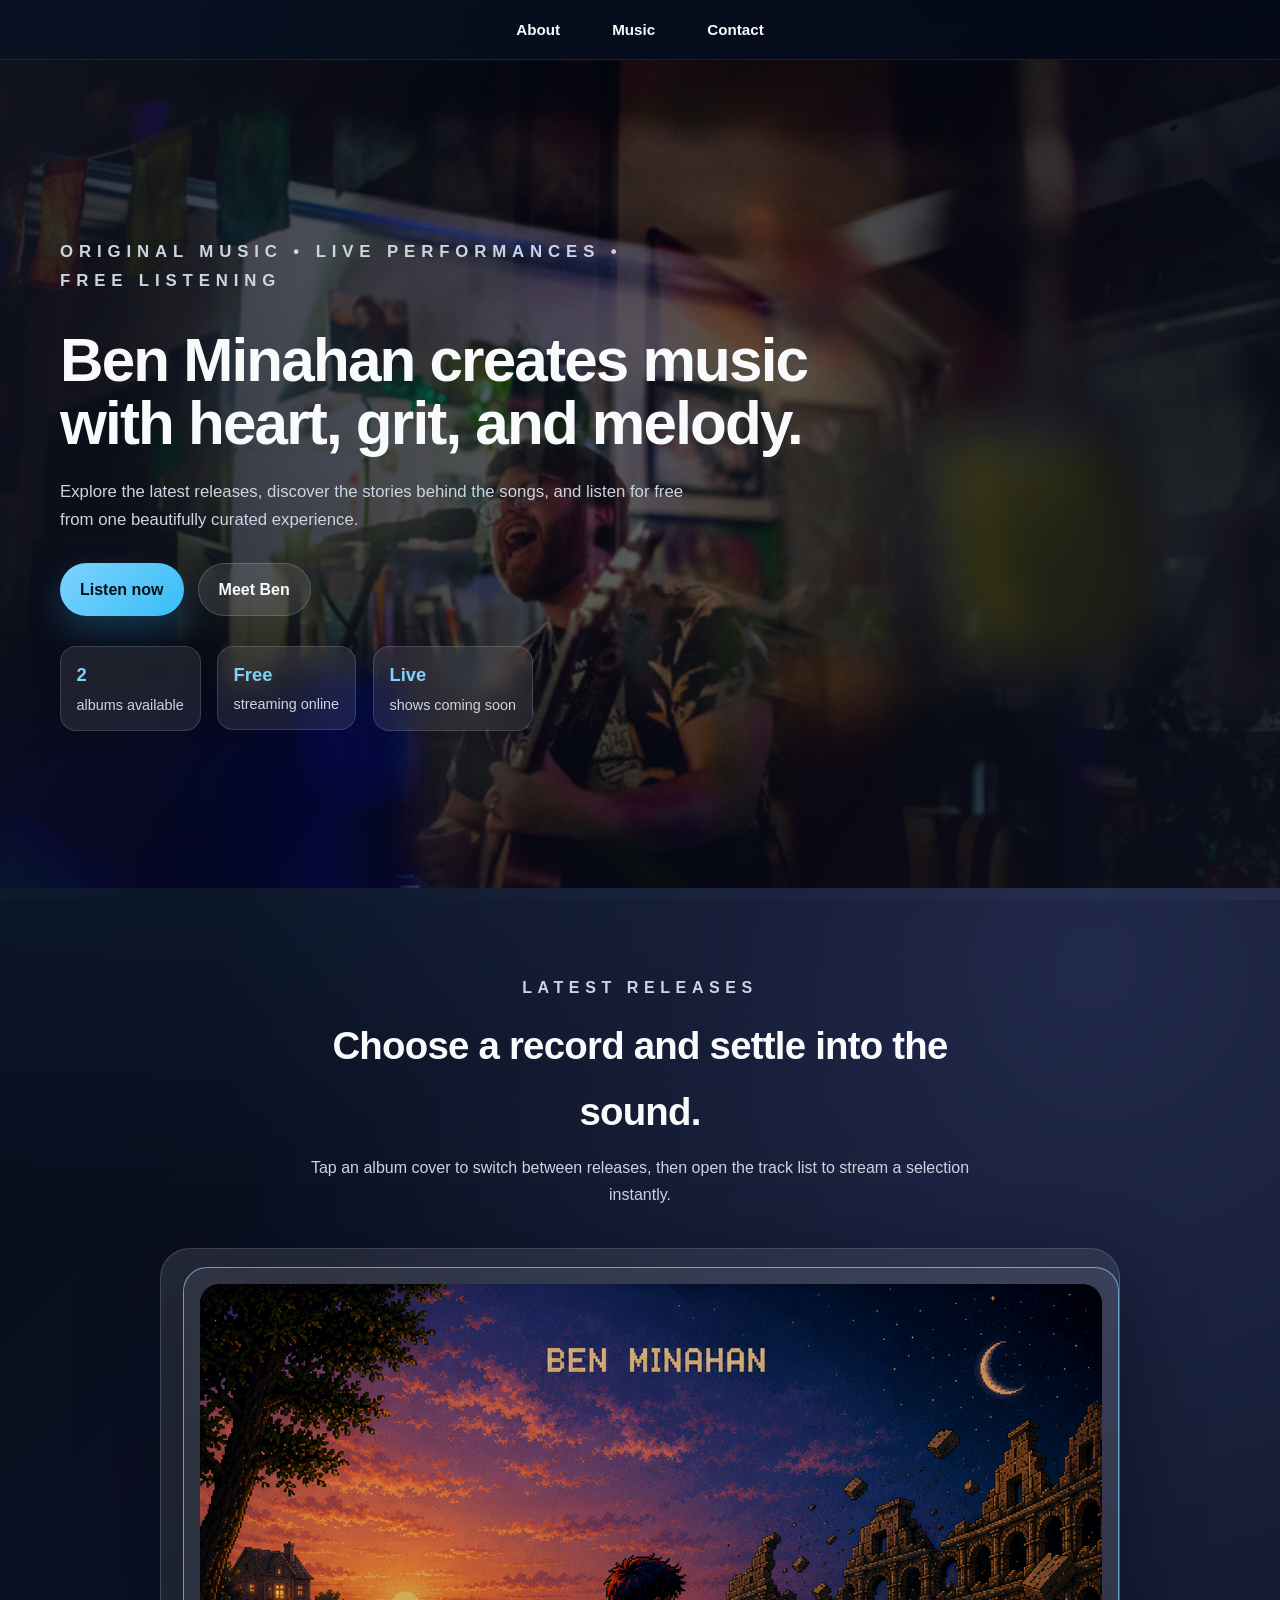
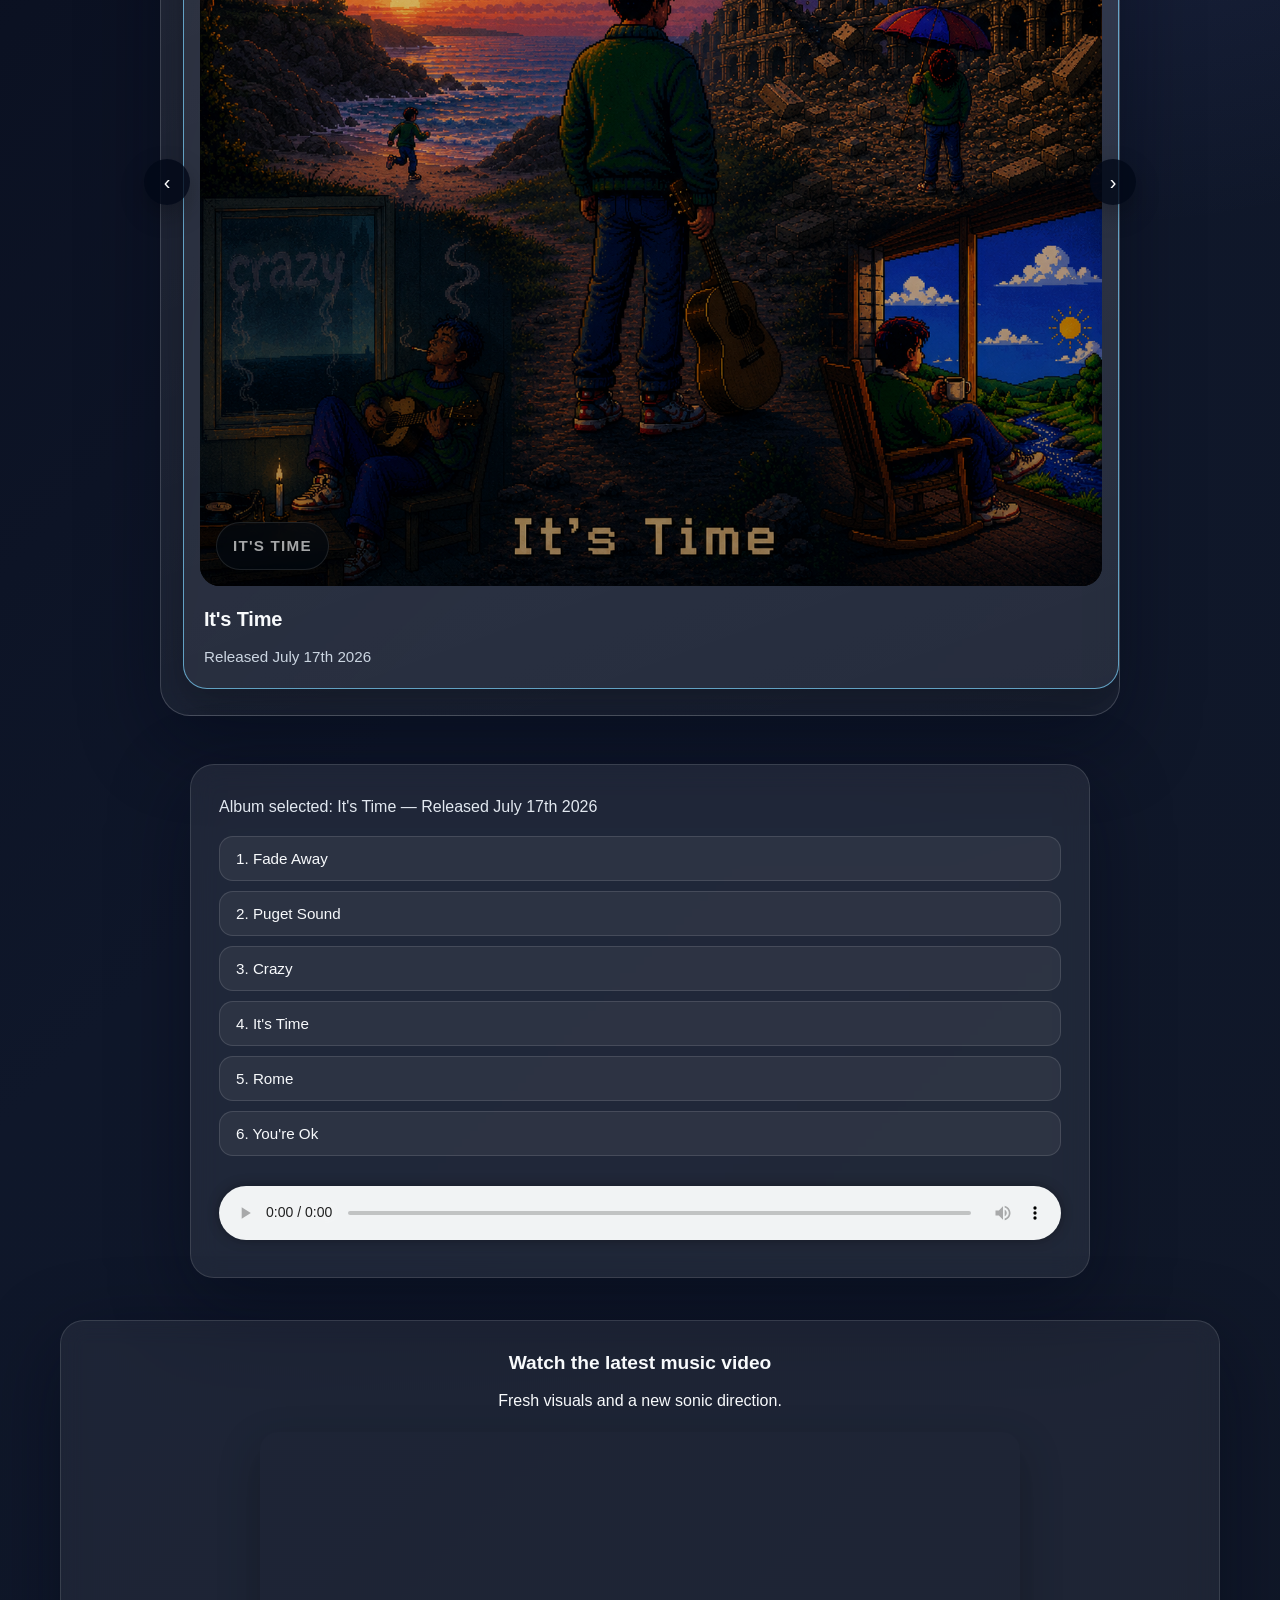
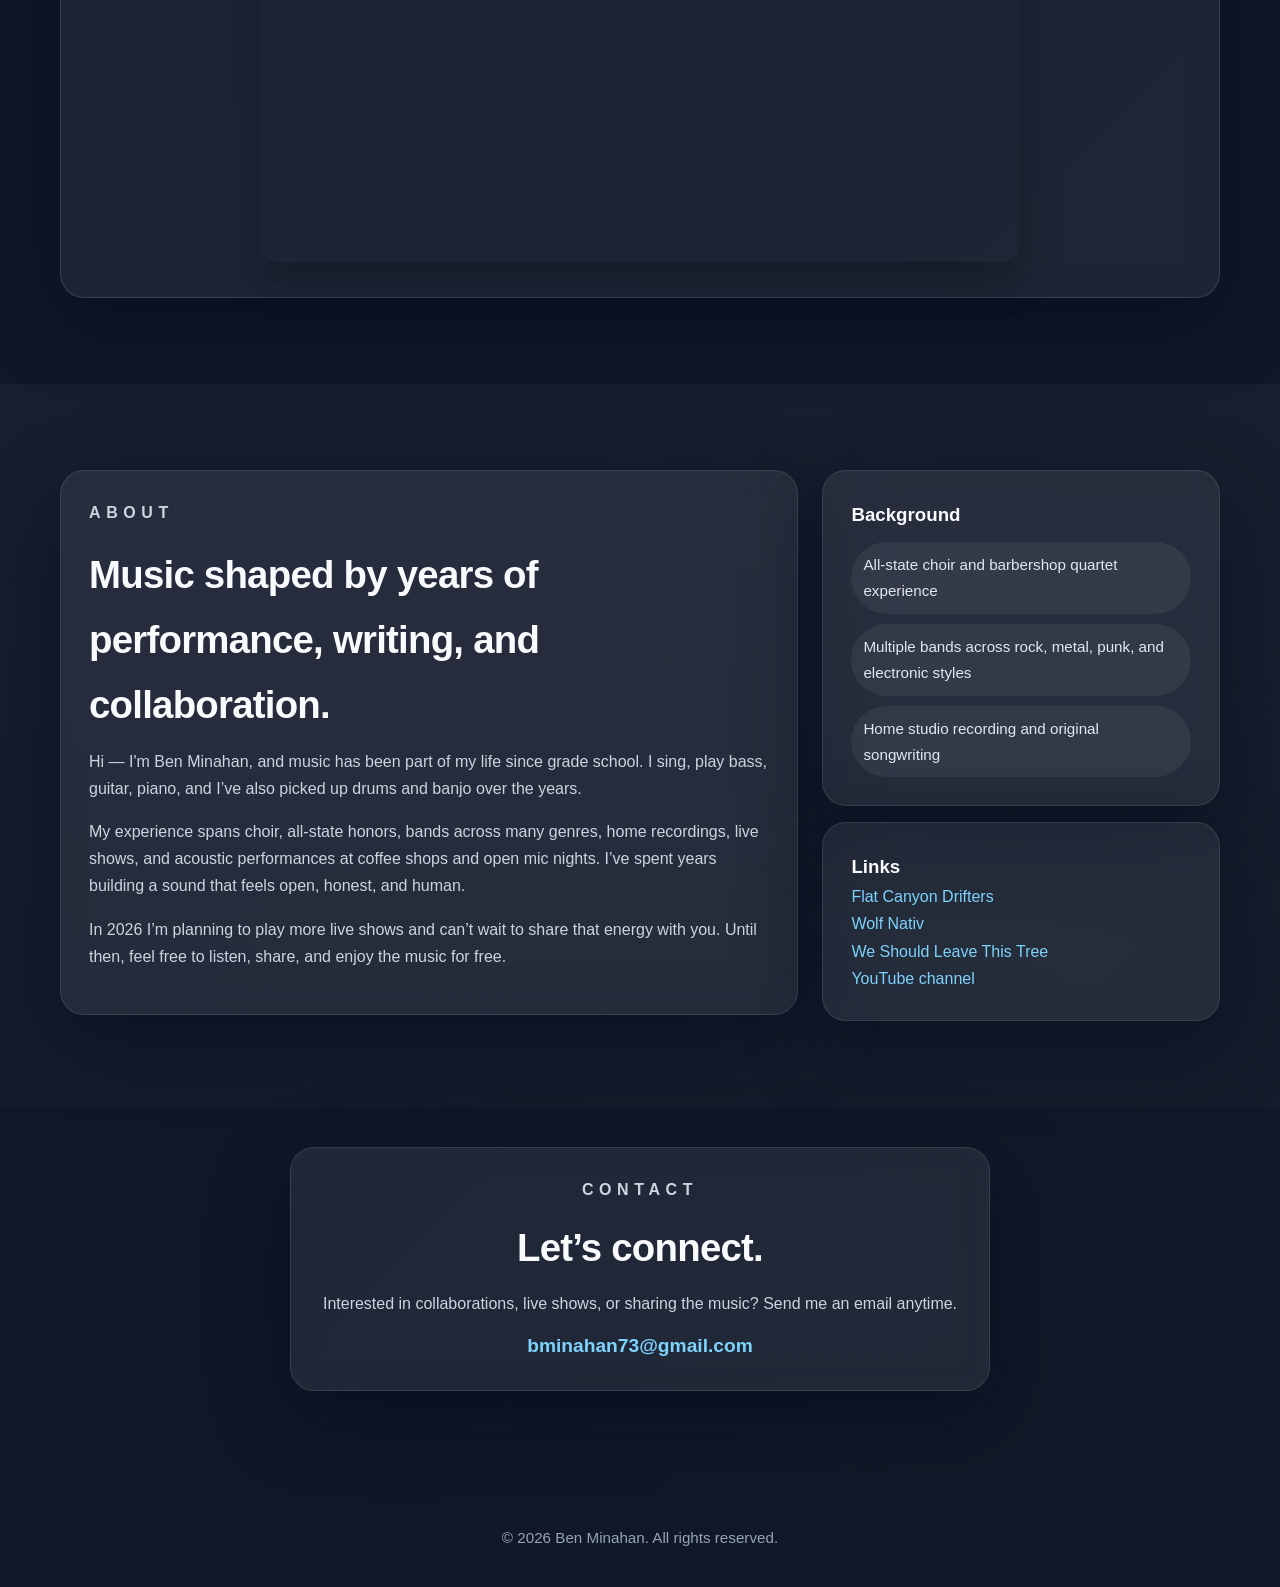
<file: index.html>
<!DOCTYPE html>
<html lang="en">
<head>
  <meta charset="UTF-8" />
  <meta name="viewport" content="width=device-width, initial-scale=1.0" />
  <title>Ben Minahan Music - Official Website</title>

  <style>
    :root {
      --bg: #050816;
      --bg-soft: #0f172a;
      --panel: rgba(255, 255, 255, 0.08);
      --panel-strong: rgba(255, 255, 255, 0.12);
      --text: #f8fafc;
      --text-muted: #cbd5e1;
      --accent: #7dd3fc;
      --accent-strong: #38bdf8;
      --border: rgba(255, 255, 255, 0.16);
      --shadow: 0 24px 80px rgba(2, 6, 23, 0.45);
    }

    * {
      margin: 0;
      padding: 0;
      box-sizing: border-box;
    }

    html {
      scroll-behavior: smooth;
    }

    body {
      font-family: "Inter", "Segoe UI", Arial, sans-serif;
      background:
        radial-gradient(circle at top left, rgba(56, 189, 248, 0.22), transparent 24%),
        radial-gradient(circle at 85% 20%, rgba(129, 140, 248, 0.18), transparent 22%),
        linear-gradient(135deg, var(--bg) 0%, var(--bg-soft) 45%, #111827 100%);
      color: var(--text);
      line-height: 1.7;
      overflow-x: hidden;
      min-height: 100vh;
    }

    body::before {
      content: "";
      position: fixed;
      inset: 0;
      pointer-events: none;
      background: linear-gradient(120deg, rgba(255,255,255,0.05), transparent 40%, rgba(255,255,255,0.03));
      mix-blend-mode: screen;
    }

    .container {
      width: min(92%, 1160px);
      margin: 0 auto;
    }

    .eyebrow {
      font-size: 0.8rem;
      font-weight: 700;
      letter-spacing: 0.35em;
      text-transform: uppercase;
      color: var(--accent);
      margin-bottom: 12px;
    }

    header {
      position: sticky;
      top: 0;
      z-index: 30;
      backdrop-filter: blur(16px);
      background: rgba(5, 8, 22, 0.78);
      border-bottom: 1px solid rgba(255, 255, 255, 0.08);
    }

    nav {
      padding: 16px 0;
    }

    nav ul {
      display: flex;
      justify-content: center;
      gap: 24px;
      list-style: none;
      flex-wrap: wrap;
    }

    nav a {
      color: var(--text);
      text-decoration: none;
      font-size: 0.95rem;
      font-weight: 600;
      padding: 8px 14px;
      border-radius: 999px;
      transition: background 0.25s ease, color 0.25s ease;
    }

    nav a:hover {
      background: rgba(125, 211, 252, 0.15);
      color: var(--accent);
    }

    .hero {
      position: relative;
      min-height: 92vh;
      display: grid;
      align-items: center;
      padding: 90px 0 70px;
    }

    .hero::before {
      content: "";
      position: absolute;
      inset: 0;
      background: linear-gradient(90deg, rgba(5, 8, 22, 0.86) 0%, rgba(5, 8, 22, 0.42) 60%, rgba(5, 8, 22, 0.82) 100%), url('./img/me-music.jpg') center/cover no-repeat;
      z-index: -2;
    }

    .hero::after {
      content: "";
      position: absolute;
      inset: 0;
      background: linear-gradient(180deg, rgba(5, 8, 22, 0.1) 0%, rgba(5, 8, 22, 0.4) 100%);
      z-index: -1;
    }

    .hero-content {
      max-width: 760px;
      display: grid;
      gap: 22px;
      padding: 32px 0;
    }

    .hero h1 {
      font-size: clamp(2.4rem, 4.7vw, 4.2rem);
      line-height: 1.05;
      font-weight: 800;
      letter-spacing: -0.03em;
    }

    .hero p {
      font-size: 1.05rem;
      color: var(--text-muted);
      max-width: 640px;
    }

    .hero-actions {
      display: flex;
      gap: 14px;
      flex-wrap: wrap;
      margin-top: 6px;
    }

    .btn {
      display: inline-flex;
      align-items: center;
      justify-content: center;
      padding: 12px 20px;
      border-radius: 999px;
      text-decoration: none;
      font-weight: 700;
      transition: transform 0.2s ease, box-shadow 0.2s ease, background 0.2s ease;
    }

    .btn:hover {
      transform: translateY(-2px);
    }

    .btn-primary {
      background: linear-gradient(135deg, var(--accent), var(--accent-strong));
      color: #03111d;
      box-shadow: 0 14px 34px rgba(56, 189, 248, 0.25);
    }

    .btn-secondary {
      color: var(--text);
      background: rgba(255, 255, 255, 0.1);
      border: 1px solid rgba(255, 255, 255, 0.16);
    }

    .hero-highlights {
      display: flex;
      gap: 16px;
      flex-wrap: wrap;
      margin-top: 8px;
    }

    .highlight-card {
      background: rgba(255, 255, 255, 0.09);
      border: 1px solid rgba(255, 255, 255, 0.14);
      border-radius: 16px;
      padding: 12px 16px;
      min-width: 125px;
      backdrop-filter: blur(10px);
    }

    .highlight-card strong {
      display: block;
      font-size: 1.15rem;
      color: var(--accent);
    }

    .highlight-card span {
      font-size: 0.9rem;
      color: var(--text-muted);
    }

    section {
      padding: 86px 0;
    }

    .section-heading {
      text-align: center;
      max-width: 720px;
      margin: 0 auto 40px;
    }

    .section-heading h2,
    .about-card h2,
    .contact-card h2 {
      font-size: clamp(1.9rem, 3vw, 2.7rem);
      margin-bottom: 10px;
      letter-spacing: -0.02em;
    }

    .section-heading p,
    .about-card p,
    .contact-card p {
      color: var(--text-muted);
      font-size: 1rem;
    }

    .music-layout {
      display: grid;
      gap: 24px;
      align-items: start;
    }

    .carousel-wrapper {
      position: relative;
      margin: 0 auto;
      max-width: 980px;
      padding: 0 10px;
    }

    .carousel {
      overflow: hidden;
      border-radius: 30px;
      background: linear-gradient(160deg, rgba(255,255,255,0.1), rgba(255,255,255,0.04));
      border: 1px solid var(--border);
      box-shadow: var(--shadow);
      backdrop-filter: blur(14px);
    }

    .carousel-track {
      display: flex;
      gap: 20px;
      width: 200%;
      transition: transform 0.4s ease;
      padding: 22px;
    }

    .album-card {
      flex: 0 0 50%;
      min-width: 50%;
      border-radius: 24px;
      border: 1px solid rgba(255,255,255,0.12);
      background: rgba(255,255,255,0.06);
      cursor: pointer;
      overflow: hidden;
      transition: transform 0.3s ease, border-color 0.3s ease, box-shadow 0.3s ease;
    }

    .album-card:hover,
    .album-card.active {
      transform: translateY(-4px);
      border-color: rgba(125, 211, 252, 0.7);
      box-shadow: 0 18px 44px rgba(0, 0, 0, 0.24);
    }

    .album-art {
      aspect-ratio: 1 / 1;
      min-height: 320px;
      width: calc(100% - 32px);
      margin: 16px auto 0;
      position: relative;
      border-radius: 20px;
      overflow: hidden;
      background: #111;
      box-shadow: inset 0 0 45px rgba(0, 0, 0, 0.35);
    }

    .album-art-image {
      width: 100%;
      height: 100%;
      object-fit: cover;
      display: block;
    }

    .album-art-time::after,
    .album-art-ko::after {
      content: "";
      position: absolute;
      inset: 0;
      background: linear-gradient(180deg, rgba(0,0,0,0.06) 0%, rgba(0,0,0,0.35) 100%);
      pointer-events: none;
    }

    .album-label {
      position: absolute;
      left: 16px;
      bottom: 16px;
      display: inline-block;
      padding: 10px 16px;
      border-radius: 999px;
      font-size: 0.95rem;
      font-weight: 700;
      letter-spacing: 0.08em;
      text-transform: uppercase;
      box-shadow: 0 10px 24px rgba(0, 0, 0, 0.25);
      border: 1px solid rgba(255,255,255,0.16);
      background: rgba(3, 13, 24, 0.72);
      backdrop-filter: blur(8px);
    }

    .album-card h3 {
      padding: 16px 20px 8px;
      font-size: 1.25rem;
      letter-spacing: -0.01em;
    }

    .album-release {
      padding: 0 20px 18px;
      color: #cbd5e1;
      font-size: 0.95rem;
    }

    .carousel-nav {
      position: absolute;
      top: 50%;
      transform: translateY(-50%);
      border: none;
      width: 46px;
      height: 46px;
      border-radius: 50%;
      background: rgba(2, 8, 23, 0.8);
      color: #fff;
      cursor: pointer;
      font-size: 1.25rem;
      z-index: 2;
      transition: background 0.2s ease, transform 0.2s ease;
      box-shadow: 0 10px 24px rgba(0,0,0,0.25);
    }

    .carousel-nav:hover {
      background: rgba(2, 8, 23, 0.95);
      transform: translateY(-50%) scale(1.04);
    }

    .carousel-nav.prev {
      left: -6px;
    }

    .carousel-nav.next {
      right: -6px;
    }

    .album-player-panel {
      margin: 24px auto 0;
      padding: 28px;
      width: min(100%, 900px);
      background: rgba(255,255,255,0.07);
      border-radius: 24px;
      backdrop-filter: blur(14px);
      border: 1px solid rgba(255,255,255,0.12);
      box-shadow: var(--shadow);
      text-align: left;
    }

    .album-details {
      font-size: 1rem;
      color: #e2e8f0;
      margin-bottom: 16px;
      min-height: 24px;
    }

    .track-list {
      list-style: none;
      padding: 0;
      margin: 0;
      display: grid;
      gap: 10px;
    }

    .track-btn {
      width: 100%;
      border: 1px solid rgba(255,255,255,0.12);
      border-radius: 14px;
      padding: 13px 16px;
      background: rgba(255,255,255,0.06);
      color: var(--text);
      font-size: 0.95rem;
      cursor: pointer;
      text-align: left;
      transition: background 0.25s ease, border-color 0.25s ease;
    }

    .track-btn:hover:not(:disabled) {
      background: rgba(125, 211, 252, 0.12);
      border-color: rgba(125, 211, 252, 0.45);
    }

    .track-btn:disabled,
    .track-btn.disabled {
      opacity: 0.55;
      cursor: not-allowed;
    }

    .track-message {
      margin-top: 14px;
      color: #cbd5e1;
      font-size: 0.95rem;
    }

    audio {
      width: 100%;
      margin-top: 16px;
      filter: drop-shadow(0 0 6px rgba(0,0,0,0.35));
    }

    .video-card {
      margin: 42px auto 0;
      padding: 26px;
      border-radius: 24px;
      background: rgba(255,255,255,0.06);
      border: 1px solid rgba(255,255,255,0.12);
      backdrop-filter: blur(12px);
      box-shadow: var(--shadow);
      text-align: center;
    }

    .video-card h3 {
      margin-bottom: 8px;
      font-size: 1.2rem;
    }

    iframe {
      width: 100%;
      max-width: 760px;
      height: min(46vw, 430px);
      border: 0;
      border-radius: 18px;
      margin-top: 18px;
      box-shadow: 0 16px 40px rgba(0,0,0,0.28);
    }

    .about {
      background: linear-gradient(180deg, rgba(255,255,255,0.03), rgba(255,255,255,0.015));
    }

    .about-grid {
      display: grid;
      gap: 24px;
      grid-template-columns: 1.3fr 0.7fr;
      align-items: start;
    }

    .about-card, .about-panel, .contact-card {
      background: rgba(255,255,255,0.07);
      border: 1px solid rgba(255,255,255,0.1);
      border-radius: 24px;
      padding: 28px;
      box-shadow: var(--shadow);
      backdrop-filter: blur(12px);
    }

    .about-card p {
      margin-bottom: 16px;
    }

    .about-card a,
    .about-panel a,
    .contact-card a {
      color: var(--accent);
      text-decoration: none;
    }

    .about-card a:hover,
    .about-panel a:hover,
    .contact-card a:hover {
      text-decoration: underline;
    }

    .chip-list {
      list-style: none;
      display: grid;
      gap: 10px;
      margin-top: 12px;
    }

    .chip-list li {
      padding: 10px 12px;
      border-radius: 999px;
      background: rgba(255,255,255,0.06);
      color: #e2e8f0;
      font-size: 0.95rem;
    }

    .about-panel + .about-panel {
      margin-top: 16px;
    }

    .contact {
      padding-top: 40px;
      padding-bottom: 110px;
    }

    .contact-card {
      text-align: center;
      max-width: 700px;
      margin: 0 auto;
    }

    .contact-card a {
      display: inline-block;
      margin-top: 12px;
      font-size: 1.2rem;
      font-weight: 600;
    }

    footer {
      padding: 24px 0 36px;
      text-align: center;
      color: #94a3b8;
      font-size: 0.95rem;
    }

    @media (max-width: 800px) {
      .about-grid {
        grid-template-columns: 1fr;
      }

      .hero {
        min-height: auto;
        padding-top: 70px;
      }

      .album-card {
        flex-basis: 100%;
        min-width: 100%;
      }

      .carousel-track {
        width: 100%;
      }
    }

    @media (max-width: 600px) {
      section {
        padding: 70px 0;
      }

      .hero-content {
        padding: 18px 0;
      }

      .album-player-panel,
      .video-card,
      .about-card,
      .about-panel,
      .contact-card {
        padding: 22px;
      }

      .carousel-nav {
        width: 40px;
        height: 40px;
      }
    }
  </style>
</head>

<body>
  <header>
    <nav>
      <ul>
        <li><a href="#about">About</a></li>
        <li><a href="#music">Music</a></li>
        <li><a href="#contact">Contact</a></li>
      </ul>
    </nav>
  </header>

  <main>
    <section class="hero">
      <div class="container">
        <div class="hero-content">
          <p class="eyebrow">Original music • live performances • free listening</p>
          <h1>Ben Minahan creates music with heart, grit, and melody.</h1>
          <p>Explore the latest releases, discover the stories behind the songs, and listen for free from one beautifully curated experience.</p>
          <div class="hero-actions">
            <a class="btn btn-primary" href="#music">Listen now</a>
            <a class="btn btn-secondary" href="#about">Meet Ben</a>
          </div>
          <div class="hero-highlights">
            <div class="highlight-card">
              <strong>2</strong>
              <span>albums available</span>
            </div>
            <div class="highlight-card">
              <strong>Free</strong>
              <span>streaming online</span>
            </div>
            <div class="highlight-card">
              <strong>Live</strong>
              <span>shows coming soon</span>
            </div>
          </div>
        </div>
      </div>
    </section>

    <section id="music" class="music">
      <div class="container">
        <div class="section-heading">
          <p class="eyebrow">Latest releases</p>
          <h2>Choose a record and settle into the sound.</h2>
          <p>Tap an album cover to switch between releases, then open the track list to stream a selection instantly.</p>
        </div>

        <div class="music-layout">
          <div class="carousel-wrapper">
            <button class="carousel-nav prev" id="carouselPrev" aria-label="Previous album">‹</button>
            <div class="carousel">
              <div class="carousel-track" id="carouselTrack">
                <article class="album-card active" data-album="its-time">
                  <div class="album-art album-art-time">
                    <img class="album-art-image" src="img/Its_Time_Album_Art.png" alt="It's Time album art" loading="lazy" />
                    <span class="album-label">It's Time</span>
                  </div>
                  <h3>It's Time</h3>
                  <p class="album-release">Released July 17th 2026</p>
                </article>
                <article class="album-card" data-album="ko">
                  <div class="album-art album-art-ko">
                    <img class="album-art-image" src="img/KO_Album_Art.png" alt="K.O. album art" loading="lazy" />
                    <span class="album-label">K.O.</span>
                  </div>
                  <h3>K.O.</h3>
                  <p class="album-release">Released March 1st 2023</p>
                </article>
              </div>
            </div>
            <button class="carousel-nav next" id="carouselNext" aria-label="Next album">›</button>
          </div>

          <div class="album-player-panel">
            <div class="album-details" id="albumDetails">Album selected: K.O.</div>
            <ul class="track-list" id="trackList"></ul>
            <p class="track-message" id="trackMessage"></p>
            <audio id="audioPlayer" controls></audio>
          </div>
        </div>

        <div class="video-card">
          <h3>Watch the latest music video</h3>
          <p>Fresh visuals and a new sonic direction.</p>
          <iframe
            src="https://www.youtube.com/embed/m8lIulP25Xk?si=ZqQTw4-spLKIsYto"
            allowfullscreen>
          </iframe>
        </div>
      </div>
    </section>

    <section id="about" class="about">
      <div class="container about-grid">
        <div class="about-card">
          <p class="eyebrow">About</p>
          <h2>Music shaped by years of performance, writing, and collaboration.</h2>
          <p>Hi — I'm Ben Minahan, and music has been part of my life since grade school. I sing, play bass, guitar, piano, and I’ve also picked up drums and banjo over the years.</p>
          <p>My experience spans choir, all-state honors, bands across many genres, home recordings, live shows, and acoustic performances at coffee shops and open mic nights. I’ve spent years building a sound that feels open, honest, and human.</p>
          <p>In 2026 I’m planning to play more live shows and can’t wait to share that energy with you. Until then, feel free to listen, share, and enjoy the music for free.</p>
        </div>

        <div class="about-sidebar">
          <div class="about-panel">
            <h3>Background</h3>
            <ul class="chip-list">
              <li>All-state choir and barbershop quartet experience</li>
              <li>Multiple bands across rock, metal, punk, and electronic styles</li>
              <li>Home studio recording and original songwriting</li>
            </ul>
          </div>
          <div class="about-panel">
            <h3>Links</h3>
            <p><a href="https://sixstringmusicstudios.com/flat-canyon-drifters" target="_blank" rel="noopener noreferrer">Flat Canyon Drifters</a></p>
            <p><a href="https://wolfnativ.bandcamp.com/album/origins" target="_blank" rel="noopener noreferrer">Wolf Nativ</a></p>
            <p><a href="https://www.youtube.com/@weshouldleavethistree6694" target="_blank" rel="noopener noreferrer">We Should Leave This Tree</a></p>
            <p><a href="https://www.youtube.com/@benminahanmusic635" target="_blank" rel="noopener noreferrer">YouTube channel</a></p>
          </div>
        </div>
      </div>
    </section>

    <section id="contact" class="contact">
      <div class="container">
        <div class="contact-card">
          <p class="eyebrow">Contact</p>
          <h2>Let’s connect.</h2>
          <p>Interested in collaborations, live shows, or sharing the music? Send me an email anytime.</p>
          <a href="mailto:bminahan73@gmail.com">bminahan73@gmail.com</a>
        </div>
      </div>
    </section>
  </main>

  <footer>
    <p>&copy; 2026 Ben Minahan. All rights reserved.</p>
  </footer>

  <script>
    // Smooth scroll
    document.querySelectorAll('a[href^="#"]').forEach(link => {
      link.addEventListener("click", e => {
        e.preventDefault();
        document.querySelector(link.getAttribute("href")).scrollIntoView({
          behavior: "smooth"
        });
      });
    });

    const albums = {
      "its-time": {
        title: "It's Time",
        releaseDate: "July 17th 2026",
        tracks: [
          { title: "Fade Away", src: "https://github.com/bminahan73/music/releases/download/2.0/01.Fade.Away.wav" },
          { title: "Puget Sound", src: "https://github.com/bminahan73/music/releases/download/2.0/02.Puget.Sound.wav" },
          { title: "Crazy", src: "https://github.com/bminahan73/music/releases/download/2.0/03.Crazy.wav" },
          { title: "It's Time", src: "https://github.com/bminahan73/music/releases/download/2.0/04.Its.Time.wav" },
          { title: "Rome", src: "https://github.com/bminahan73/music/releases/download/2.0/05.Rome.wav" },
          { title: "You're Ok", src: "https://github.com/bminahan73/music/releases/download/2.0/06.Youre.OK.wav" }
        ]
      },
      "ko": {
        title: "K.O.",
        releaseDate: "March 1st 2023",
        tracks: [
          { title: "Black Sludge", src: "https://github.com/bminahan73/music/releases/download/1.0/01.Black.Sludge.wav" },
          { title: "I'll Wait It Out", src: "https://github.com/bminahan73/music/releases/download/1.0/02.I.ll.Wait.It.Out.wav" },
          { title: "What Are You Running From", src: "https://github.com/bminahan73/music/releases/download/1.0/03.What.are.you.Running.From.wav" },
          { title: "Ghost (Justin Bieber Cover)", src: "https://github.com/bminahan73/music/releases/download/1.0/04.Ghosts.wav" },
          { title: "Every Time You Look Around", src: "https://github.com/bminahan73/music/releases/download/1.0/05.Every.Time.you.Look.Around.wav" },
          { title: "Can't Look Away", src: "https://github.com/bminahan73/music/releases/download/1.0/06.Can.t.Look.Away.wav" }
        ]
      }
    };

    const albumCards = document.querySelectorAll('.album-card');
    const trackList = document.getElementById('trackList');
    const albumDetails = document.getElementById('albumDetails');
    const trackMessage = document.getElementById('trackMessage');
    const audio = document.getElementById('audioPlayer');
    const carouselTrack = document.getElementById('carouselTrack');
    const prevButton = document.getElementById('carouselPrev');
    const nextButton = document.getElementById('carouselNext');

    let currentIndex = 1;
    const albumOrder = ['its-time', 'ko'];

    function setActiveAlbum(albumId, shouldScroll = true) {
      albumCards.forEach(card => {
        card.classList.toggle('active', card.dataset.album === albumId);
      });

      const album = albums[albumId];
      albumDetails.textContent = `Album selected: ${album.title} — Released ${album.releaseDate}`;
      renderTrackList(album);

      if (shouldScroll) {
        currentIndex = albumOrder.indexOf(albumId);
        carouselTrack.style.transform = `translateX(-${currentIndex * 50}%)`;
      }
    }

    function renderTrackList(album) {
      trackList.innerHTML = '';
      trackMessage.textContent = '';

      album.tracks.forEach((track, index) => {
        const listItem = document.createElement('li');
        const button = document.createElement('button');
        button.className = 'track-btn';
        button.textContent = `${index + 1}. ${track.title}`;

        if (track.src) {
          button.addEventListener('click', () => loadTrack(track.src));
        } else {
          button.disabled = true;
          button.classList.add('disabled');
        }

        listItem.appendChild(button);
        trackList.appendChild(listItem);
      });

      const firstPlayable = album.tracks.find(track => track.src);
      if (firstPlayable) {
        loadTrack(firstPlayable.src, false);
      } else {
        audio.pause();
        audio.removeAttribute('src');
        audio.load();
        trackMessage.textContent = 'Song links for "It\'s Time" will be added soon. Stay tuned.';
      }
    }

    function loadTrack(src, autoplay = true) {
      audio.src = src;
      audio.load();
      if (autoplay) {
        audio.play().catch(() => {});
      }
    }

    albumCards.forEach(card => {
      card.addEventListener('click', () => setActiveAlbum(card.dataset.album));
    });

    prevButton.addEventListener('click', () => {
      currentIndex = Math.max(0, currentIndex - 1);
      setActiveAlbum(albumOrder[currentIndex]);
    });

    nextButton.addEventListener('click', () => {
      currentIndex = Math.min(albumOrder.length - 1, currentIndex + 1);
      setActiveAlbum(albumOrder[currentIndex]);
    });

    setActiveAlbum('its-time');
  </script>
</body>
</html>
</file>
